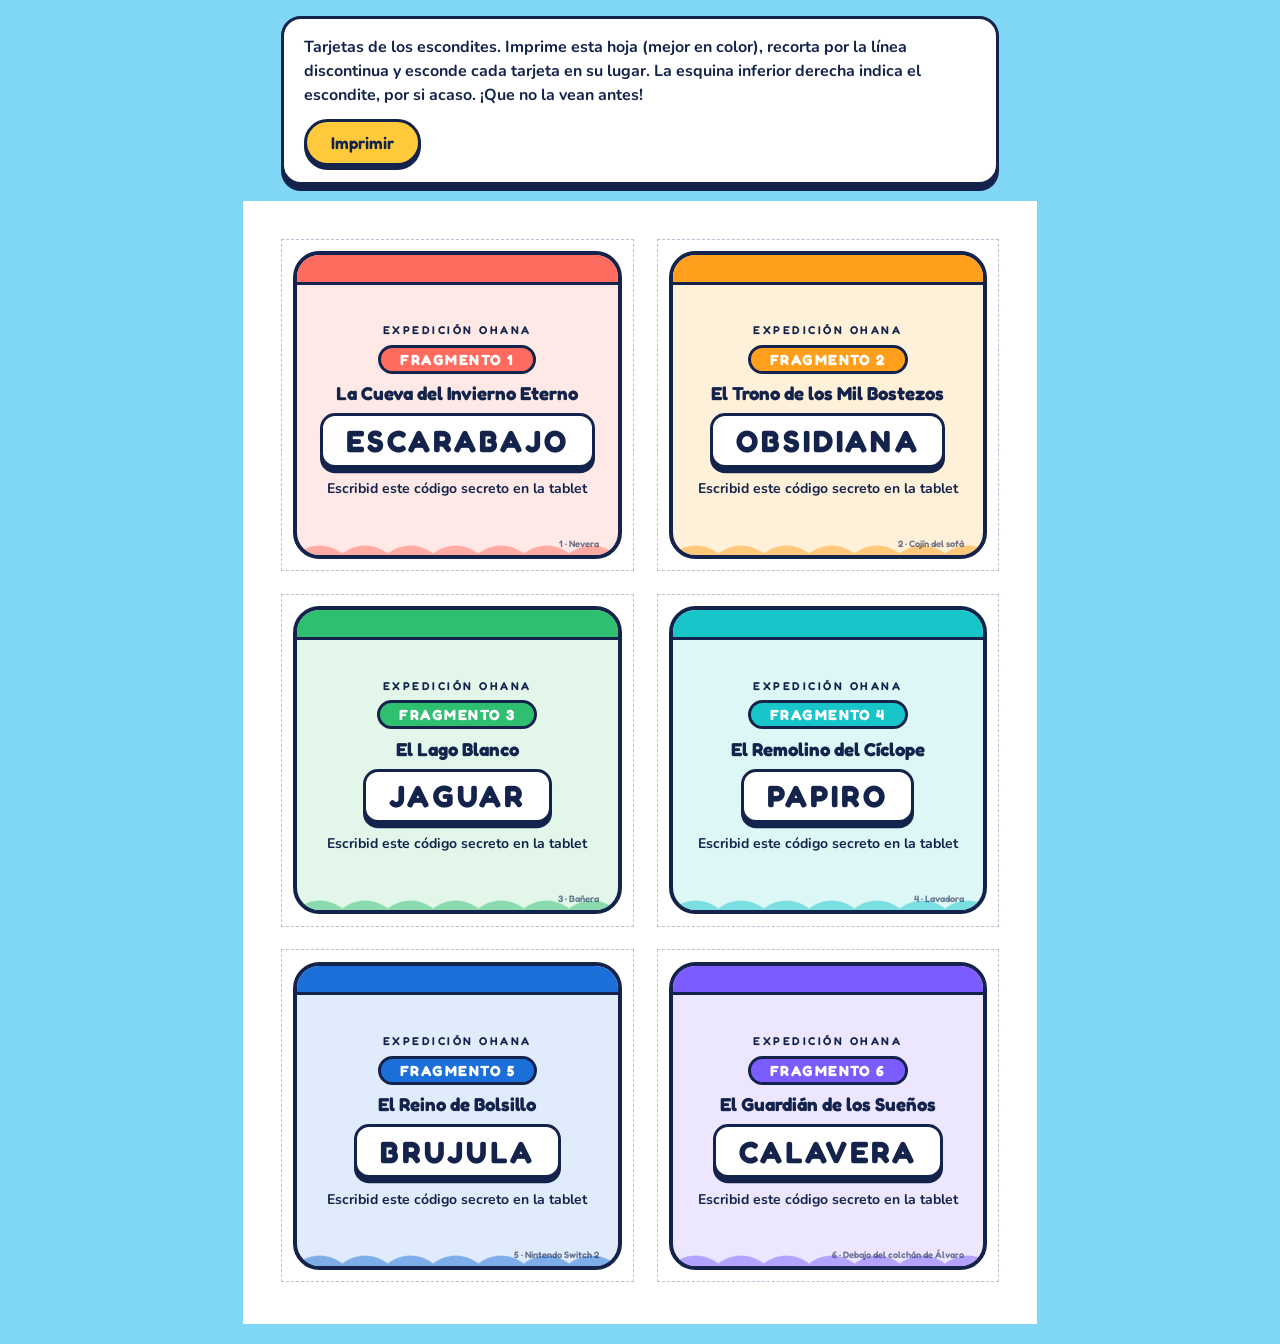
<file: tarjetas.html>
<!doctype html>
<html lang="es">
<head>
<meta charset="utf-8">
<meta name="viewport" content="width=device-width, initial-scale=1">
<title>Tarjetas Ohana</title>
<style>
  @font-face { font-family: 'Fredoka'; src: url('fonts/fredoka.woff2') format('woff2'); font-weight: 300 700; }
  @font-face { font-family: 'Nunito'; src: url('fonts/nunito.woff2') format('woff2'); font-weight: 200 1000; }
  :root { --ink: #14234B; }
  * { box-sizing: border-box; }
  body { margin: 0; background: #7FD6F5; font-family: 'Nunito', system-ui, sans-serif; font-weight: 700; color: var(--ink); -webkit-print-color-adjust: exact; print-color-adjust: exact; }
  .help { max-width: 190mm; margin: 16px auto; font-size: 16px; line-height: 1.5; padding: 16px 20px; background: #fff; border: 3px solid var(--ink); border-radius: 20px; box-shadow: 0 6px 0 var(--ink); }
  .help p { margin: 0 0 12px; }
  .help button { font: 600 17px 'Fredoka', sans-serif; color: var(--ink); padding: 10px 24px; border-radius: 999px; border: 3px solid var(--ink); background: #FFC93C; box-shadow: 0 4px 0 var(--ink); cursor: pointer; }
  .help button:active { transform: translateY(3px); box-shadow: 0 1px 0 var(--ink); }
  .sheet { width: 210mm; min-height: 297mm; margin: 0 auto 20px; padding: 10mm; background: #fff; display: grid; grid-template-columns: 1fr 1fr; grid-auto-rows: 88mm; gap: 6mm; }
  .card { position: relative; padding: 3mm; border: 1px dashed #b8c0d6; } /* línea de corte */
  .card:nth-child(6n+1) { --c: #FF6B5E; --t: #FFE9E6; }
  .card:nth-child(6n+2) { --c: #FF9F1C; --t: #FFF0D9; }
  .card:nth-child(6n+3) { --c: #2FBF71; --t: #E2F7EA; }
  .card:nth-child(6n+4) { --c: #18C5C9; --t: #DDF7F7; }
  .card:nth-child(6n+5) { --c: #1B6FD8; --t: #E0ECFB; }
  .card:nth-child(6n+6) { --c: #7B5CFF; --t: #ECE7FF; }
  .in {
    position: relative; height: 100%; overflow: hidden; text-align: center;
    display: flex; flex-direction: column; align-items: center; justify-content: center;
    padding: 9mm 6mm 6mm; border: 1.2mm solid var(--ink); border-radius: 7mm; background: var(--t);
  }
  .in::before { content: ''; position: absolute; left: 0; right: 0; top: 0; height: 7mm; background: var(--c); border-bottom: 1mm solid var(--ink); }
  .in::after { /* olas al pie */
    content: ''; position: absolute; left: 0; right: 0; bottom: 0; height: 7mm; opacity: .5;
    background: radial-gradient(circle at 50% 100%, var(--c) 0 62%, transparent 64%) 0 0 / 12mm 14mm repeat-x;
  }
  .k { font: 600 8.5pt 'Fredoka', sans-serif; letter-spacing: .22em; }
  .n {
    font: 700 11pt 'Fredoka', sans-serif; letter-spacing: .1em; color: #fff; background: var(--c);
    border: .8mm solid var(--ink); border-radius: 99mm; padding: .8mm 5mm; margin-top: 2mm;
  }
  .t { font: 700 14pt 'Fredoka', sans-serif; margin: 2.5mm 0 2.5mm; line-height: 1.1; }
  .code {
    font: 700 23pt 'Fredoka', sans-serif; letter-spacing: .1em;
    background: #fff; border: 1mm solid var(--ink); border-radius: 4mm; padding: 1.5mm 6mm; margin: 0 0 3mm;
    box-shadow: 0 1.4mm 0 var(--ink);
  }
  .i { font-size: 10.5pt; position: relative; z-index: 1; }
  .where { position: absolute; bottom: 1.6mm; right: 5mm; z-index: 1; font: 600 7pt 'Fredoka', sans-serif; color: rgba(20, 35, 75, .6); }
  @page { size: A4; margin: 0; }
  @media print { body { background: #fff; } .help { display: none; } .sheet { margin: 0; } }
</style>
</head>
<body>
<div class="help">
  <p><b>Tarjetas de los escondites.</b> Imprime esta hoja (mejor en color), recorta por la línea discontinua y esconde cada tarjeta en su lugar. La esquina inferior derecha indica el escondite, por si acaso. ¡Que no la vean antes!</p>
  <button onclick="print()">Imprimir</button>
</div>
<div class="sheet" id="sheet"></div>
<script src="js/config.js"></script>
<script>
  document.getElementById('sheet').innerHTML = OHANA.pistas.map((p, i) => `
    <div class="card"><div class="in">
      <div class="k">EXPEDICIÓN OHANA</div>
      <div class="n">FRAGMENTO ${i + 1}</div>
      <div class="t">${p.titulo}</div>
      <div class="code">${p.codigo}</div>
      <div class="i">Escribid este código secreto en la tablet</div>
      <div class="where">${i + 1} · ${p.lugar}</div>
    </div></div>`).join('');
</script>
</body>
</html>
</file>
